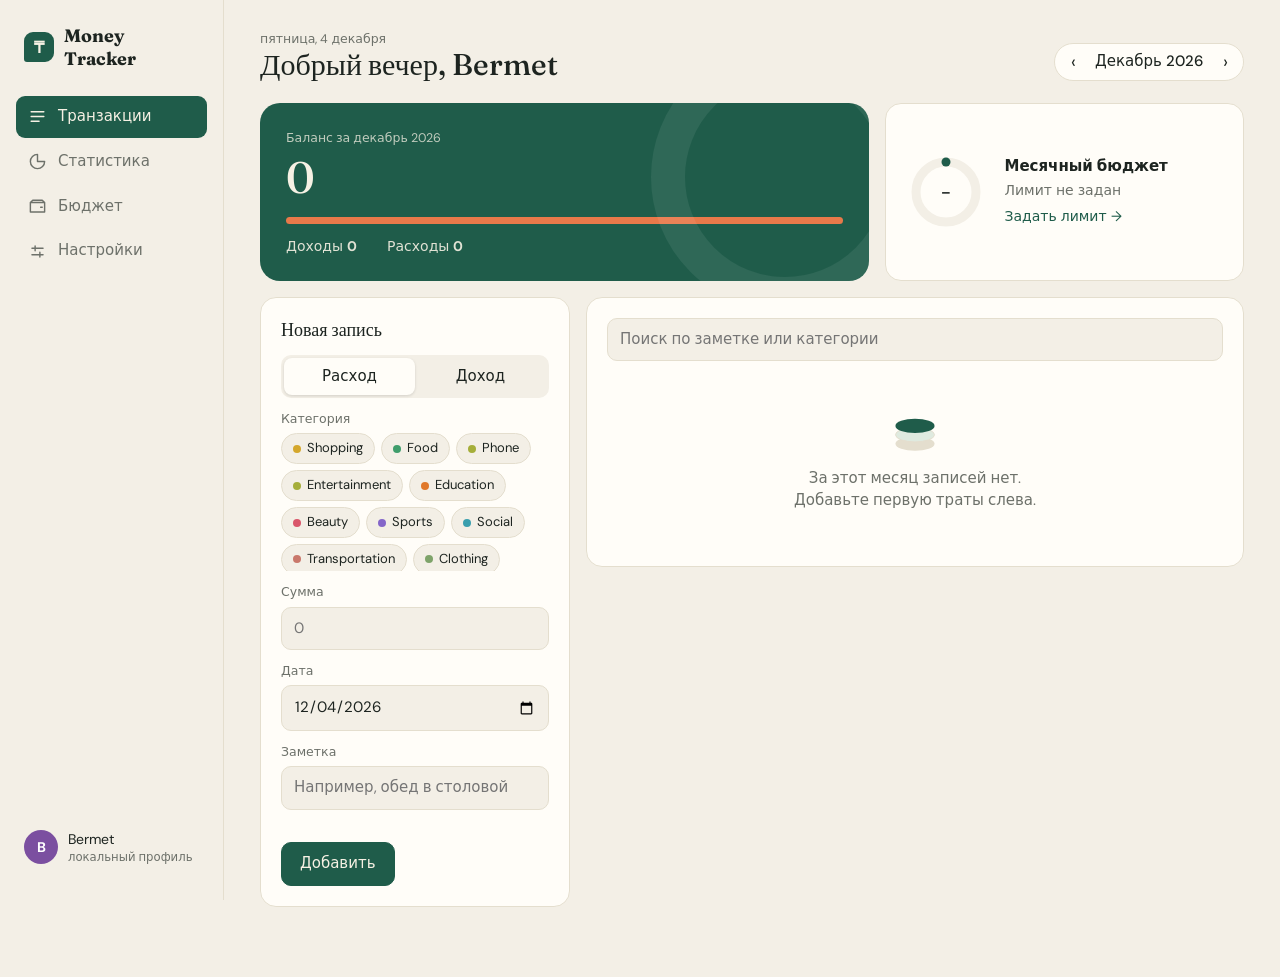
<file: reference/money-tracker-v3.html>
<!DOCTYPE html>
<html lang="ru">
<head>
<meta charset="utf-8">
<meta name="viewport" content="width=device-width, initial-scale=1, viewport-fit=cover">
<title>Money Tracker</title>
<link rel="stylesheet" href="https://fonts.googleapis.com/css2?family=DM+Sans:wght@400;500;700&family=Fraunces:opsz,wght@9..144,500;9..144,700&display=swap">
<style>
:root{--bg:#f3efe6;--sf:#fffdf8;--tx:#1d2420;--mu:#6d716a;--ln:#e4dece;--ac:#1f5c4a;--ac2:#dfeadf;--co:#e8794a;--dg:#b3402f;--on:#f6f1e4;
box-sizing:border-box;padding-top:env(safe-area-inset-top,0px);padding-bottom:env(safe-area-inset-bottom,0px)}
@media(prefers-color-scheme:dark){:root:not([data-theme="light"]){--bg:#141816;--sf:#1c211e;--tx:#ebe9e0;--mu:#979c93;--ln:#303733;--ac:#2f8a70;--ac2:#243129;--co:#f08a5d;--dg:#e47c69}}
:root[data-theme="dark"]{--bg:#141816;--sf:#1c211e;--tx:#ebe9e0;--mu:#979c93;--ln:#303733;--ac:#2f8a70;--ac2:#243129;--co:#f08a5d;--dg:#e47c69}
html{scroll-padding-top:env(safe-area-inset-top,0px)}
*{box-sizing:border-box;margin:0}
body{background:var(--bg);color:var(--tx);font:15px/1.45 "DM Sans",system-ui,-apple-system,"Segoe UI",sans-serif}
button,input,select{font:inherit;color:inherit}
.sf{font-family:Fraunces,Georgia,serif}
.shell{display:flex;min-height:100vh}
aside{width:224px;flex:none;padding:24px 16px;position:sticky;top:0;height:100vh;display:flex;flex-direction:column;border-right:1px solid var(--ln)}
.logo{display:flex;align-items:center;gap:10px;font:700 18px Fraunces,Georgia,serif;padding:0 8px 26px}
.logo i{width:30px;height:30px;border-radius:9px 9px 9px 3px;background:var(--ac);color:var(--on);display:grid;place-items:center;font-style:normal;font-size:16px}
.nv a{display:flex;align-items:center;gap:11px;padding:10px 12px;border-radius:9px;color:var(--mu);cursor:pointer;margin-bottom:3px;transition:.15s}
.nv a:hover{background:var(--ac2);color:var(--tx)}
.nv a.on{background:var(--ac);color:var(--on);font-weight:500}
.me{margin-top:auto;display:flex;align-items:center;gap:10px;padding:10px 8px;font-size:14px}
.av{width:34px;height:34px;border-radius:50%;display:grid;place-items:center;color:#fff;font-weight:700;flex:none;font-size:14px}
main{flex:1;min-width:0;padding:30px 36px 70px;max-width:1120px}
.hd{display:flex;align-items:flex-end;justify-content:space-between;gap:12px;flex-wrap:wrap;margin-bottom:22px}
.hd small{color:var(--mu);display:block}.hd h2{font:500 30px/1.1 Fraunces,Georgia,serif}
.mon{display:flex;align-items:center;background:var(--sf);border:1px solid var(--ln);border-radius:999px}
.mon button{background:none;border:0;width:36px;height:36px;border-radius:50%;cursor:pointer;font-size:18px}.mon button:hover{background:var(--ac2)}
.mon span{min-width:116px;text-align:center;font-weight:500}
.top{display:grid;grid-template-columns:1.7fr 1fr;gap:16px;margin-bottom:16px}
.hero{background:var(--ac);color:var(--on);border-radius:20px;padding:24px 26px;position:relative;overflow:hidden}
.hero:after{content:"";position:absolute;right:-50px;top:-60px;width:200px;height:200px;border-radius:50%;border:34px solid #ffffff12}
.hero small{opacity:.75}.big{font:500 44px/1.1 Fraunces,Georgia,serif;margin:4px 0 16px}
.split{height:7px;border-radius:4px;background:var(--co);overflow:hidden}.split i{display:block;height:100%;background:var(--on);transition:width .8s cubic-bezier(.2,.8,.2,1)}
.hl{display:flex;gap:30px;margin-top:12px;font-size:14px;opacity:.9}.hl b{font-weight:700;margin-left:4px}
.card{background:var(--sf);border:1px solid var(--ln);border-radius:16px;padding:20px}
.card h3{font:500 18px Fraunces,Georgia,serif;margin-bottom:14px}
.bcard{display:flex;align-items:center;gap:18px}
.cols{display:grid;grid-template-columns:310px 1fr;gap:16px;align-items:start}
.seg{display:flex;background:var(--bg);border-radius:10px;padding:3px;margin-bottom:12px}
.seg button{flex:1;border:0;background:none;padding:8px;border-radius:8px;cursor:pointer;transition:.15s}
.seg .on{background:var(--sf);box-shadow:0 1px 3px #0002;font-weight:500}
label{display:block;font-size:12.5px;color:var(--mu);margin:12px 0 5px}
input{width:100%;padding:10px 12px;border:1px solid var(--ln);border-radius:10px;background:var(--bg)}
input:focus{outline:2px solid var(--ac);outline-offset:-1px}
#chips{display:flex;flex-wrap:wrap;gap:6px;max-height:138px;overflow:auto}
.chip{border:1px solid var(--ln);background:var(--bg);border-radius:999px;padding:5px 11px;font-size:13px;cursor:pointer;display:flex;align-items:center;gap:6px;transition:.12s}
.chip i{width:8px;height:8px;border-radius:50%}.chip:hover{border-color:var(--ac)}
.chip.on{background:var(--ac);color:var(--on);border-color:var(--ac)}
.btn{padding:10px 18px;border-radius:10px;border:1px solid var(--ln);background:var(--sf);cursor:pointer;transition:.15s}
.btn:hover{transform:translateY(-1px)}.btn.p{background:var(--ac);border-color:var(--ac);color:var(--on);font-weight:500}.btn.d{color:var(--dg)}
.row{display:flex;gap:8px;margin-top:16px;flex-wrap:wrap}
.err{color:var(--dg);font-size:13px;min-height:18px;margin-top:8px}
.flt{display:flex;gap:8px;margin-bottom:6px}.flt input{flex:1}
.dh{display:flex;justify-content:space-between;font-size:12.5px;color:var(--mu);padding:14px 4px 6px;text-transform:capitalize}
.r{display:flex;align-items:center;gap:12px;padding:9px 6px;border-radius:10px;animation:up .4s both}
.r:hover{background:var(--bg)}.r .n{flex:1;min-width:0}.r small{display:block;color:var(--mu);font-size:12.5px;overflow:hidden;text-overflow:ellipsis;white-space:nowrap}
.r b{font-variant-numeric:tabular-nums;font-weight:500}.inc{color:var(--ac)}
.ac{opacity:0;transition:.15s}.r:hover .ac{opacity:1}
@media(hover:none){.ac{opacity:1}}
.ac button{background:none;border:0;color:var(--mu);cursor:pointer;font-size:12.5px;padding:3px 5px}.ac button:hover{color:var(--tx);text-decoration:underline}
.empty{text-align:center;color:var(--mu);padding:34px 10px}.empty svg{display:block;margin:0 auto 10px}
.pg{display:grid;grid-template-columns:240px 1fr;gap:26px;align-items:center}
.cat{display:grid;grid-template-columns:140px 1fr 76px 52px;gap:10px;align-items:center;padding:8px 0;border-bottom:1px solid var(--ln);font-size:14px}
.cat .b{height:8px;background:var(--bg);border-radius:4px;overflow:hidden}.cat .b i{display:block;height:100%;border-radius:4px;transform-origin:left;animation:gx .8s both}
.dot{display:inline-block;width:9px;height:9px;border-radius:3px;margin-right:8px}
.tabs{display:inline-flex;background:var(--sf);border:1px solid var(--ln);border-radius:999px;padding:3px;margin-bottom:16px}
.tabs button{border:0;background:none;padding:7px 18px;border-radius:999px;cursor:pointer}.tabs .on{background:var(--ac);color:var(--on)}
.tip{background:var(--ac2);border-radius:12px;padding:12px 16px;margin-bottom:16px}
.prog{height:12px;background:var(--bg);border-radius:6px;overflow:hidden;margin:14px 0}.prog i{display:block;height:100%;background:var(--ac);border-radius:6px;transform-origin:left;animation:gx .9s both}
#ts{position:fixed;left:50%;bottom:28px;transform:translate(-50%,30px);background:var(--tx);color:var(--bg);padding:10px 20px;border-radius:999px;opacity:0;transition:.3s;z-index:20;pointer-events:none}
#ts.s{opacity:1;transform:translate(-50%,0)}
#bn{display:none}
@keyframes up{from{opacity:0;transform:translateY(8px)}}
@keyframes gx{from{transform:scaleX(0)}}
@keyframes gy{from{transform:scaleY(0)}}
@keyframes dr{from{stroke-dasharray:0 var(--c)}}
main>*{animation:up .45s both}
@media(prefers-reduced-motion:reduce){*{animation:none!important;transition:none!important}}
@media(max-width:860px){
aside{display:none}main{padding:20px 14px 100px}.top,.cols,.pg{grid-template-columns:1fr}
.hd h2{font-size:25px}.big{font-size:38px}.cat{grid-template-columns:110px 1fr 70px}.cat .pc{display:none}
#bn{display:flex;position:fixed;bottom:0;left:0;right:0;background:var(--sf);border-top:1px solid var(--ln);padding-bottom:env(safe-area-inset-bottom,0px);z-index:5}
#bn a{flex:1;display:flex;flex-direction:column;align-items:center;gap:2px;padding:9px 0;color:var(--mu);font-size:11.5px}#bn a.on{color:var(--ac);font-weight:700}}
</style>
</head>
<body>
<div class="shell"><aside><div class="logo"><i>₸</i>Money Tracker</div><div class="nv" id="sn"></div><div class="me" id="me"></div></aside><main id="m"></main></div>
<div id="bn"></div><div id="ts"></div>
<script>
const EX=["Shopping","Food","Phone","Entertainment","Education","Beauty","Sports","Social","Transportation","Clothing","Car","Alcohol","Cigarettes","Electronics","Travel","Health","Pets","Repairs","Housing","Home","Gifts","Donations","Lottery","Snacks","Kids","Vegetables","Fruits"];
const IN=["Salary","Scholarship","Freelance","Gift","Other"];
const FIX={Food:"#3f9d6b",Health:"#4f7fd9",Transportation:"#c9786b",Shopping:"#d4a72c",Education:"#e0782a",Beauty:"#d9566a"};
const PAL=["#8466c9","#3a9fae","#a5ae3a","#c9689f","#5c93be","#7ea36a","#b97b4c"];
const col=c=>FIX[c]||PAL[[...c].reduce((a,x)=>a+x.charCodeAt(0),0)%PAL.length];
let S={tx:[],budget:0,name:"Bermet"};
try{const r=localStorage.getItem("mt1");if(r)S=Object.assign(S,JSON.parse(r))}catch(e){}
const save=()=>{try{localStorage.setItem("mt1",JSON.stringify(S))}catch(e){}};
const $=s=>document.querySelector(s);
const iso=d=>new Date(d.getTime()-d.getTimezoneOffset()*6e4).toISOString().slice(0,10);
const fmt=n=>(Math.round(n*100)/100).toLocaleString("en-US");
const esc=s=>String(s).replace(/[&<>"]/g,c=>({"&":"&amp;","<":"&lt;",">":"&gt;",'"':"&quot;"}[c]));
const now=new Date(),cm=iso(now).slice(0,7);
const MN=["Январь","Февраль","Март","Апрель","Май","Июнь","Июль","Август","Сентябрь","Октябрь","Ноябрь","Декабрь"];
const shift=(ym,k)=>iso(new Date(+ym.slice(0,4),+ym.slice(5)-1+k,1)).slice(0,7);
const lab=ym=>MN[+ym.slice(5)-1]+" "+ym.slice(0,4);
const inM=(ym,t)=>S.tx.filter(x=>x.date.startsWith(ym)&&(!t||x.type===t));
const sum=a=>a.reduce((s,x)=>s+x.amt,0);
const ic=p=>`<svg width="19" height="19" viewBox="0 0 24 24" fill="none" stroke="currentColor" stroke-width="1.8" stroke-linecap="round" stroke-linejoin="round"><path d="${p}"/></svg>`;
const PG=[["tx","Транзакции","M4 6h16M4 12h16M4 18h10"],["ch","Статистика","M12 3v9h9A9 9 0 1 1 12 3z"],["bd","Бюджет","M3 7h18v12H3zM3 7l3-3h12l3 3M16 13h2"],["st","Настройки","M5 8h14M5 16h14M9 5v6M15 13v6"]];
let page="tx",vm=cm,F={type:"expense",cat:"",id:null},q="",ct="expense";
function go(p){page=p;F.id=null;render()}
function toast(t){const e=$("#ts");e.textContent=t;e.className="s";clearTimeout(toast.t);toast.t=setTimeout(()=>e.className="",1900)}
const mon=()=>`<div class="mon"><button onclick="vm=shift(vm,-1);render()" aria-label="Назад">‹</button><span>${lab(vm)}</span><button onclick="vm=shift(vm,1);render()" aria-label="Вперёд">›</button></div>`;
function cu(){document.querySelectorAll("[data-v]").forEach(el=>{const to=+el.dataset.v,t0=performance.now(),f=t=>{const k=Math.min(1,(t-t0)/650);el.textContent=fmt(to*(1-Math.pow(1-k,3)));if(k<1)requestAnimationFrame(f)};requestAnimationFrame(f)})}
function render(){
$("#sn").innerHTML=PG.map(([k,t,p])=>`<a class="${page===k?"on":""}" onclick="go('${k}')">${ic(p)}${t}</a>`).join("");
$("#bn").innerHTML=PG.map(([k,t,p])=>`<a class="${page===k?"on":""}" onclick="go('${k}')">${ic(p)}${t}</a>`).join("");
$("#me").innerHTML=`<div class="av" style="background:#7b4fa0">${esc(S.name[0]||"?")}</div><div>${esc(S.name)}<small style="display:block;color:var(--mu)">локальный профиль</small></div>`;
$("#m").innerHTML=({tx,ch,bd,st}[page])();
if(page==="tx"){chips();fill()}cu();scrollTo(0,0)}
const coins=`<svg width="64" viewBox="0 0 72 64"><ellipse cx="36" cy="48" rx="22" ry="8" fill="var(--ln)"/><ellipse cx="36" cy="38" rx="22" ry="8" fill="var(--ac2)" stroke="var(--ln)"/><ellipse cx="36" cy="28" rx="22" ry="8" fill="var(--ac)"/></svg>`;
/* Transactions */
function tx(){const e=S.tx.find(x=>x.id===F.id)||{amt:"",date:iso(now),note:""},h=now.getHours();
const gr=h<5?"Доброй ночи":h<12?"Доброе утро":h<18?"Добрый день":"Добрый вечер";
return `<div class="hd"><div><small>${now.toLocaleDateString("ru-RU",{weekday:"long",day:"numeric",month:"long"})}</small><h2>${gr}, ${esc(S.name)}</h2></div>${mon()}</div><div class="top" id="top"></div>
<div class="cols"><form class="card" id="f" onsubmit="return add(event)"><h3>${F.id?"Редактирование":"Новая запись"}</h3><div class="seg" id="seg"></div>
<label>Категория</label><div id="chips"></div>
<label>Сумма</label><input id="am" type="number" step="0.01" min="0" placeholder="0" value="${e.amt}">
<label>Дата</label><input id="dt" type="date" value="${e.date}"><label>Заметка</label><input id="nt" maxlength="80" placeholder="Например, обед в столовой" value="${esc(e.note)}">
<div class="err" id="er"></div><div class="row" style="margin-top:6px"><button class="btn p" type="submit">${F.id?"Сохранить":"Добавить"}</button>${F.id?`<button class="btn" type="button" onclick="F.id=null;render()">Отмена</button>`:""}</div></form>
<div class="card"><div class="flt"><input placeholder="Поиск по заметке или категории" value="${esc(q)}" oninput="q=this.value;fill(1)"></div><div id="tb"></div></div></div>`}
function chips(){$("#seg").innerHTML=["expense","income"].map(t=>`<button type="button" class="${F.type===t?"on":""}" onclick="F.type='${t}';F.cat='';chips()">${t==="expense"?"Расход":"Доход"}</button>`).join("");
$("#chips").innerHTML=(F.type==="expense"?EX:IN).map(c=>`<button type="button" class="chip ${c===F.cat?"on":""}" onclick="F.cat='${c}';chips()"><i style="background:${col(c)}"></i>${c}</button>`).join("")}
function fill(skip){const e=sum(inM(vm,"expense")),i=sum(inM(vm,"income")),b=S.budget,p=b>0?Math.min(1,e/b):0,R=30,C=2*Math.PI*R;
if(!skip)$("#top").innerHTML=`<div class="hero"><small>Баланс за ${lab(vm).toLowerCase()}</small><div class="big"><span data-v="${i-e}">0</span></div><div class="split"><i style="width:${i+e?i/(i+e)*100:0}%"></i></div><div class="hl"><span>Доходы<b data-v="${i}">0</b></span><span>Расходы<b data-v="${e}">0</b></span></div></div>
<div class="card bcard"><svg width="80" height="80" viewBox="0 0 80 80"><circle cx="40" cy="40" r="${R}" fill="none" stroke="var(--bg)" stroke-width="9"/><circle cx="40" cy="40" r="${R}" fill="none" stroke="${p>=1?"var(--dg)":"var(--ac)"}" stroke-width="9" stroke-linecap="round" stroke-dasharray="${p*C} ${C}" transform="rotate(-90 40 40)" style="--c:${C};animation:dr .9s both"/><text x="40" y="45" text-anchor="middle" font-size="14" font-weight="700" fill="currentColor">${b>0?Math.round(e/b*100)+"%":"–"}</text></svg>
<div><b>Месячный бюджет</b><div style="color:var(--mu);font-size:14px;margin:2px 0 6px">${b>0?(b-e>=0?"Осталось "+fmt(b-e):"Превышение "+fmt(e-b)):"Лимит не задан"}</div><a style="color:var(--ac);cursor:pointer;font-size:14px" onclick="go('bd')">${b>0?"Изменить":"Задать лимит"} →</a></div></div>`;
const k=q.toLowerCase(),l=inM(vm).filter(x=>!k||x.note.toLowerCase().includes(k)||x.cat.toLowerCase().includes(k)).sort((a,b)=>b.date.localeCompare(a.date)||b.id-a.id),g={};
l.forEach(x=>(g[x.date]=g[x.date]||[]).push(x));
$("#tb").innerHTML=l.length?Object.keys(g).map(d=>`<div class="dh"><span>${new Date(d+"T00:00").toLocaleDateString("ru-RU",{weekday:"long",day:"numeric",month:"long"})}</span><span>${sum(g[d].filter(x=>x.type==="expense"))?"−"+fmt(sum(g[d].filter(x=>x.type==="expense"))):""}</span></div>`+g[d].map(x=>`<div class="r"><span class="av" style="background:${col(x.cat)};width:36px;height:36px">${x.cat[0]}</span><div class="n">${x.cat}${x.note?`<small>${esc(x.note)}</small>`:""}</div><span class="ac"><button onclick="F={type:'${x.type}',cat:'${x.cat}',id:${x.id}};render()">изменить</button><button onclick="del(${x.id})">удалить</button></span><b class="${x.type==="income"?"inc":""}">${x.type==="income"?"+":"−"}${fmt(x.amt)}</b></div>`).join("")).join(""):`<div class="empty">${coins}${q?"Ничего не найдено":"За этот месяц записей нет.<br>Добавьте первую траты слева."}</div>`;
if(!skip)cu()}
function add(ev){ev.preventDefault();const er=$("#er"),a=parseFloat($("#am").value),d=$("#dt").value;
if(!F.cat)return er.textContent="Выберите категорию.",false;
if(isNaN(a))return er.textContent="Введите сумму.",false;
if(a<=0)return er.textContent="Сумма должна быть больше нуля.",false;
if(a>1e9)return er.textContent="Слишком большая сумма.",false;
if(!d)return er.textContent="Укажите дату.",false;
const r={id:F.id||Date.now(),type:F.type,cat:F.cat,amt:a,date:d,note:$("#nt").value.trim()};
S.tx=F.id?S.tx.map(x=>x.id===F.id?r:x):[...S.tx,r];
toast(F.id?"Изменения сохранены":"Запись добавлена");save();F.id=null;F.cat="";vm=d.slice(0,7);render();return false}
function del(id){if(confirm("Удалить запись?")){S.tx=S.tx.filter(x=>x.id!==id);save();toast("Запись удалена");fill()}}
/* Stats */
function ch(){const l=inM(vm,ct),tot=sum(l),by={};l.forEach(x=>by[x.cat]=(by[x.cat]||0)+x.amt);
const arr=Object.entries(by).sort((a,b)=>b[1]-a[1]);
let h=`<div class="hd"><div><small>Куда уходят деньги</small><h2>Статистика</h2></div>${mon()}</div><div class="tabs"><button class="${ct==="expense"?"on":""}" onclick="ct='expense';render()">Расходы</button><button class="${ct==="income"?"on":""}" onclick="ct='income';render()">Доходы</button></div>`;
if(!arr.length)return h+`<div class="card empty">${coins}Нет данных за ${lab(vm).toLowerCase()}</div>`;
h+=`<div class="tip">Больше всего — <b>${arr[0][0]}</b>: ${fmt(arr[0][1])} (${Math.round(arr[0][1]/tot*100)}% от ${ct==="expense"?"расходов":"доходов"}).</div>`;
const R=70,C=2*Math.PI*R;let o=0;
const sg=arr.map(([c,v])=>{const n=v/tot*C,s=`<circle cx="100" cy="100" r="${R}" fill="none" stroke="${col(c)}" stroke-width="28" stroke-dasharray="${Math.max(n-1.5,0)} ${C}" stroke-dashoffset="${-o}" transform="rotate(-90 100 100)" style="--c:${C};animation:dr .9s ${o/C*.5}s both"/>`;o+=n;return s}).join("");
h+=`<div class="card pg"><svg viewBox="0 0 200 200" width="100%" style="max-width:240px" role="img" aria-label="Диаграмма">${sg}<text x="100" y="99" text-anchor="middle" fill="currentColor" font-size="24" font-family="Fraunces,serif" font-weight="500">${fmt(tot)}</text><text x="100" y="120" text-anchor="middle" fill="var(--mu)" font-size="11">всего</text></svg><div>${arr.map(([c,v],i)=>`<div class="cat"><span><span class="dot" style="background:${col(c)}"></span>${c}</span><div class="b"><i style="width:${v/arr[0][1]*100}%;background:${col(c)};animation-delay:${i*.06}s"></i></div><span style="text-align:right">${fmt(v)}</span><span class="pc" style="text-align:right;color:var(--mu)">${(v/tot*100).toFixed(1)}%</span></div>`).join("")}</div></div>`;
const n=new Date(+vm.slice(0,4),+vm.slice(5),0).getDate(),dv=Array(n).fill(0);l.forEach(x=>dv[+x.date.slice(8)-1]+=x.amt);const mx=Math.max(...dv,1),w=600/n;
h+=`<div class="card" style="margin-top:16px"><h3>По дням</h3><svg viewBox="0 0 600 130" width="100%" role="img" aria-label="Траты по дням">${dv.map((v,i)=>`<rect x="${i*w+2}" y="${110-v/mx*95}" width="${w-4}" height="${Math.max(v/mx*95,v?2:0)}" rx="2" fill="var(--ac)" style="transform-box:fill-box;transform-origin:bottom;animation:gy .7s ${i*.015}s both"><title>${i+1}: ${fmt(v)}</title></rect>`).join("")}${[1,Math.ceil(n/2),n].map(d=>`<text x="${(d-1)*w+w/2}" y="126" text-anchor="middle" font-size="11" fill="var(--mu)">${d}</text>`).join("")}</svg></div>`;
return h}
/* Budget */
function bd(){const e=sum(inM(cm,"expense")),b=S.budget,p=b>0?Math.min(100,e/b*100):0,r=b-e;
return `<div class="hd"><div><small>${lab(cm)}</small><h2>Бюджет</h2></div></div><div class="card" style="max-width:560px"><h3>Месячный лимит</h3><div style="display:flex;gap:8px"><input id="bv" type="number" min="0" placeholder="Например, 20000" value="${b||""}"><button class="btn p" onclick="setB()">Сохранить</button></div><div class="err" id="er"></div>
${b>0?`<div class="prog"><i style="width:${p}%;${p>=100?"background:var(--dg)":""}"></i></div><div style="display:flex;justify-content:space-between;flex-wrap:wrap;gap:6px"><span>Потрачено <b>${fmt(e)}</b> из ${fmt(b)}</span><span style="color:${r<0?"var(--dg)":"inherit"}">${r<0?"Превышение":"Осталось"} <b>${fmt(Math.abs(r))}</b></span></div>`:`<p style="color:var(--mu)">Лимит не задан. Потрачено в этом месяце: ${fmt(e)}.</p>`}</div>`}
function setB(){const n=parseFloat($("#bv").value);if(isNaN(n)||n<0)return $("#er").textContent="Введите число от 0.",0;S.budget=n;save();toast("Бюджет сохранён");render()}
/* Settings */
function st(){const b=(t,f,c="")=>`<button class="btn ${c}" onclick="${f}">${t}</button>`;
return `<div class="hd"><div><small>Профиль и данные</small><h2>Настройки</h2></div></div><div style="display:grid;gap:14px;max-width:560px"><div class="card"><h3>Профиль</h3><label>Имя</label><input id="nm" value="${esc(S.name)}" maxlength="30"><div class="row">${b("Сохранить","S.name=$('#nm').value.trim()||'User';save();toast('Сохранено');render()","p")}</div></div>
<div class="card"><h3>Данные</h3><div class="row" style="margin-top:0">${b("Экспорт CSV","csv()")}${b("Демо-данные","demo()")}${b("Удалить всё","wipe()","d")}</div></div>
<div class="card"><h3>Оформление</h3>${b("Светлая / тёмная тема","let r=document.documentElement;r.dataset.theme=r.dataset.theme==='dark'?'light':'dark'")}</div></div>`}
function csv(){if(!S.tx.length)return toast("Нет данных для экспорта");const t="date,type,category,amount,note\n"+S.tx.map(x=>[x.date,x.type,x.cat,x.amt,'"'+x.note.replace(/"/g,'""')+'"'].join(",")).join("\n");const a=document.createElement("a");a.href=URL.createObjectURL(new Blob([t],{type:"text/csv"}));a.download="expenses.csv";a.click()}
function demo(){[["Food",71],["Transportation",85],["Food",137],["Health",750],["Shopping",490],["Education",427],["Beauty",384],["Food",362],["Transportation",68]].forEach((x,i)=>S.tx.push({id:Date.now()+i,type:"expense",cat:x[0],amt:x[1],date:iso(new Date(now-i*864e5*1.5)),note:i%3?"":"Обед"}));S.tx.push({id:Date.now()+99,type:"income",cat:"Scholarship",amt:3000,date:iso(now),note:"Стипендия"});save();toast("Демо-данные добавлены");go("tx")}
function wipe(){if(confirm("Удалить все записи и бюджет?")){S.tx=[];S.budget=0;save();render()}}
render();
</script>
</body>
</html>
</file>
